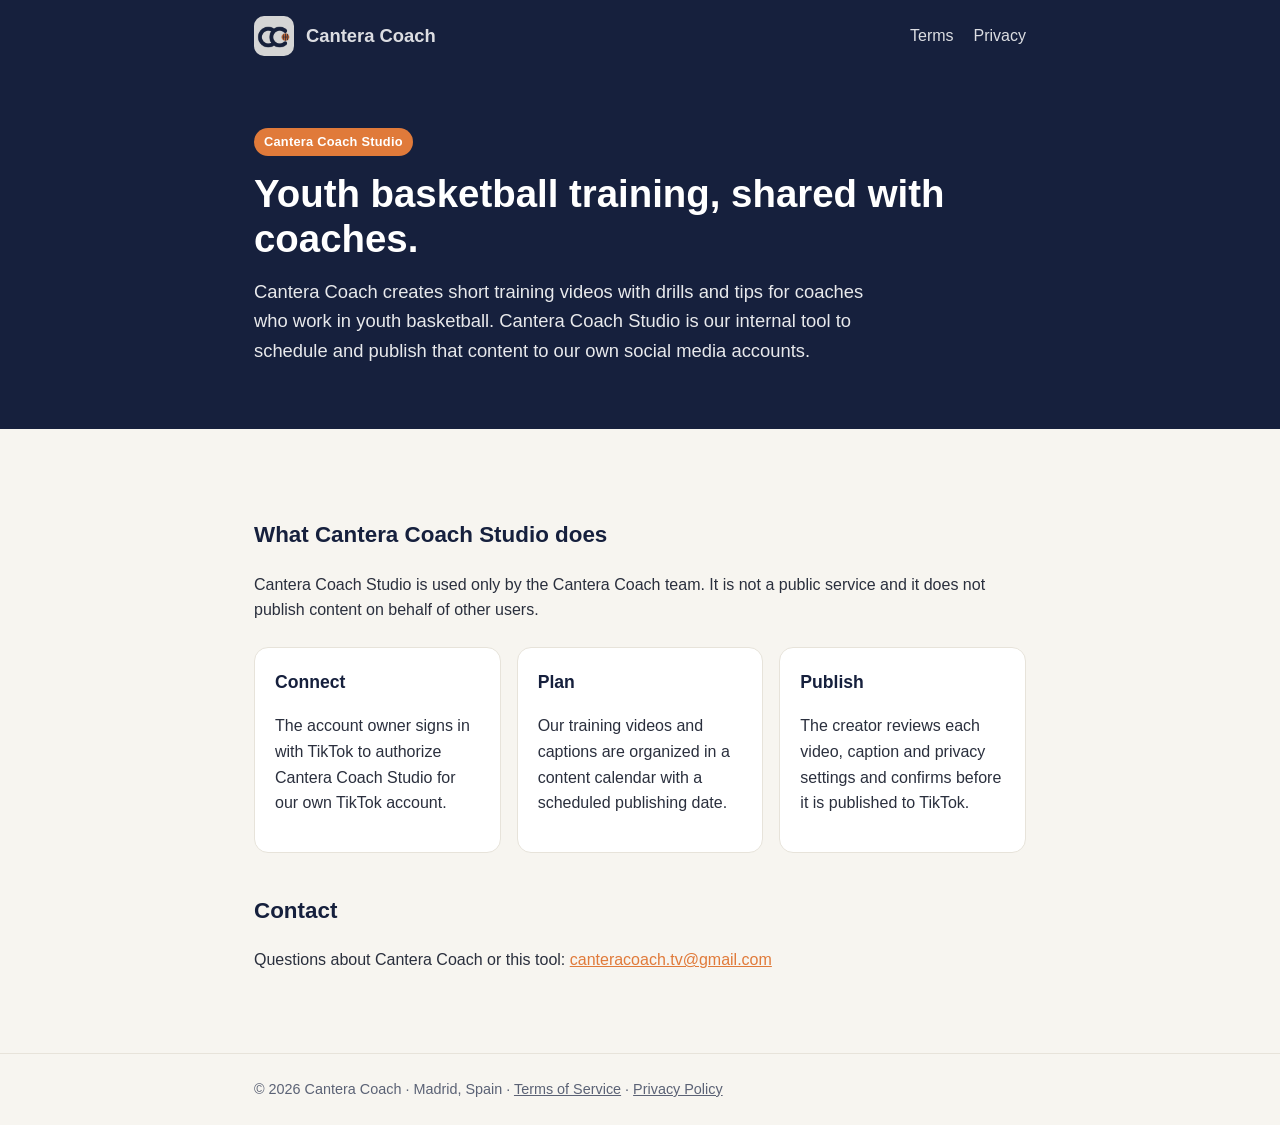
<file: index.html>
<!DOCTYPE html>
<html lang="en">
<head>
<meta charset="utf-8">
<meta name="viewport" content="width=device-width, initial-scale=1">
<title>Cantera Coach Studio</title>
<meta name="description" content="Cantera Coach Studio is the internal publishing tool Cantera Coach uses to schedule and publish its own youth basketball training videos.">
<link rel="icon" href="logo.png">
<link rel="stylesheet" href="style.css">
</head>
<body>
<header>
  <div class="wrap">
    <nav>
      <a class="brand" href="./"><img src="logo.png" alt="Cantera Coach logo">Cantera Coach</a>
      <ul><li><a href="terms.html">Terms</a></li><li><a href="privacy.html">Privacy</a></li></ul>
    </nav>
    <div class="hero">
      <span class="tag">Cantera Coach Studio</span>
      <h1>Youth basketball training, shared with coaches.</h1>
      <p>Cantera Coach creates short training videos with drills and tips for coaches who work in youth basketball. Cantera Coach Studio is our internal tool to schedule and publish that content to our own social media accounts.</p>
    </div>
  </div>
</header>
<main>
  <div class="wrap">
    <h2>What Cantera Coach Studio does</h2>
    <p>Cantera Coach Studio is used only by the Cantera Coach team. It is not a public service and it does not publish content on behalf of other users.</p>
    <div class="cards">
      <div class="card"><h3>Connect</h3><p>The account owner signs in with TikTok to authorize Cantera Coach Studio for our own TikTok account.</p></div>
      <div class="card"><h3>Plan</h3><p>Our training videos and captions are organized in a content calendar with a scheduled publishing date.</p></div>
      <div class="card"><h3>Publish</h3><p>The creator reviews each video, caption and privacy settings and confirms before it is published to TikTok.</p></div>
    </div>
    <h2>Contact</h2>
    <p>Questions about Cantera Coach or this tool: <a href="mailto:canteracoach.tv@gmail.com">canteracoach.tv@gmail.com</a></p>
  </div>
</main>
<footer>
  <div class="wrap">© 2026 Cantera Coach · Madrid, Spain · <a href="terms.html">Terms of Service</a> · <a href="privacy.html">Privacy Policy</a></div>
</footer>
</body>
</html>
</file>
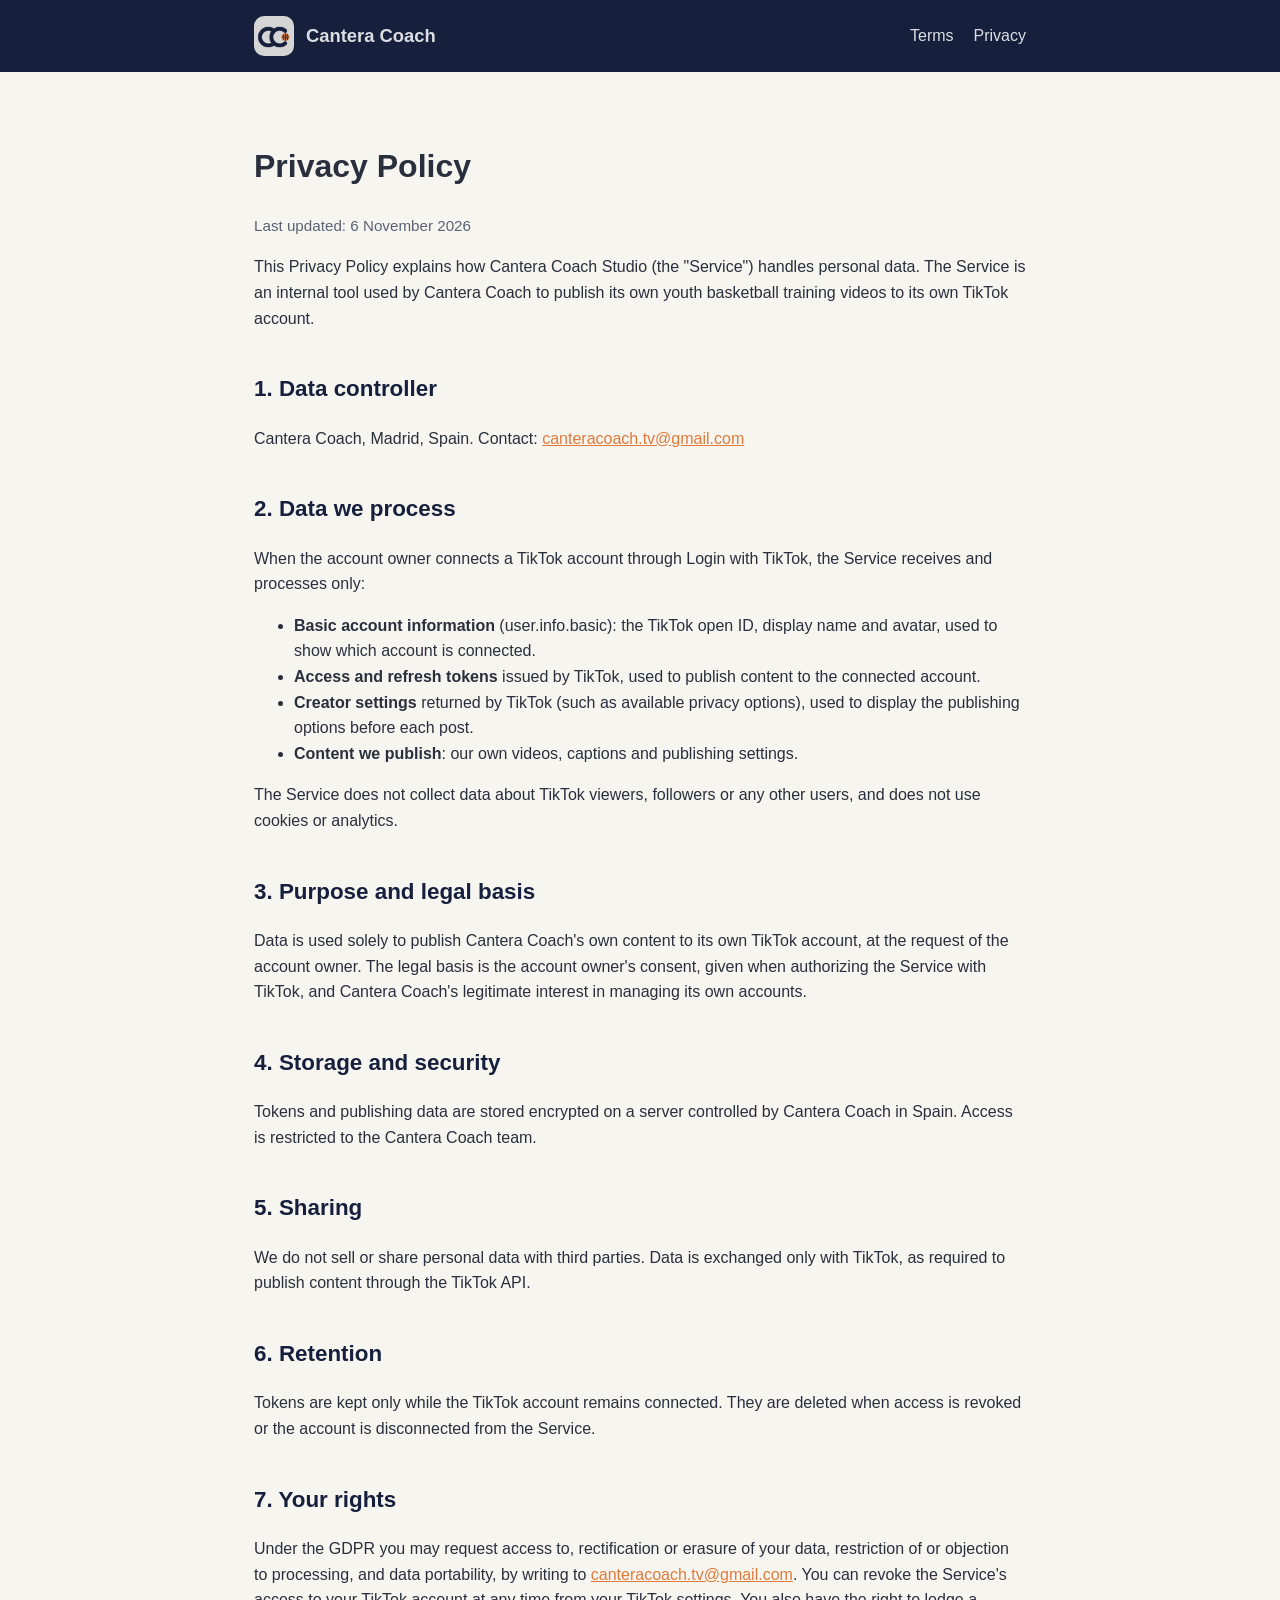
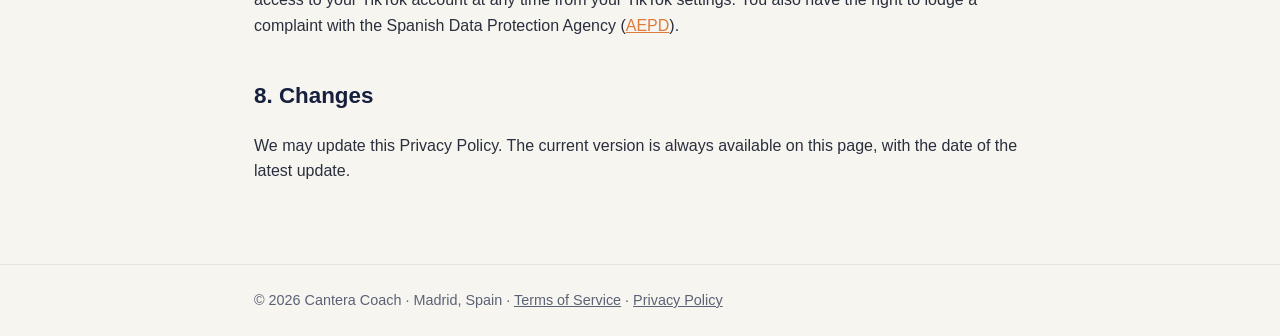
<file: privacy.html>
<!DOCTYPE html>
<html lang="en">
<head>
<meta charset="utf-8">
<meta name="viewport" content="width=device-width, initial-scale=1">
<title>Privacy Policy · Cantera Coach Studio</title>
<link rel="icon" href="logo.png">
<link rel="stylesheet" href="style.css">
</head>
<body>
<header>
  <div class="wrap">
    <nav>
      <a class="brand" href="./"><img src="logo.png" alt="Cantera Coach logo">Cantera Coach</a>
      <ul><li><a href="terms.html">Terms</a></li><li><a href="privacy.html">Privacy</a></li></ul>
    </nav>
  </div>
</header>
<main>
  <div class="wrap">
    <h1>Privacy Policy</h1>
    <p class="updated">Last updated: 6 November 2026</p>

    <p>This Privacy Policy explains how Cantera Coach Studio (the "Service") handles personal data. The Service is an internal tool used by Cantera Coach to publish its own youth basketball training videos to its own TikTok account.</p>

    <h2>1. Data controller</h2>
    <p>Cantera Coach, Madrid, Spain. Contact: <a href="mailto:canteracoach.tv@gmail.com">canteracoach.tv@gmail.com</a></p>

    <h2>2. Data we process</h2>
    <p>When the account owner connects a TikTok account through Login with TikTok, the Service receives and processes only:</p>
    <ul>
      <li><strong>Basic account information</strong> (user.info.basic): the TikTok open ID, display name and avatar, used to show which account is connected.</li>
      <li><strong>Access and refresh tokens</strong> issued by TikTok, used to publish content to the connected account.</li>
      <li><strong>Creator settings</strong> returned by TikTok (such as available privacy options), used to display the publishing options before each post.</li>
      <li><strong>Content we publish</strong>: our own videos, captions and publishing settings.</li>
    </ul>
    <p>The Service does not collect data about TikTok viewers, followers or any other users, and does not use cookies or analytics.</p>

    <h2>3. Purpose and legal basis</h2>
    <p>Data is used solely to publish Cantera Coach's own content to its own TikTok account, at the request of the account owner. The legal basis is the account owner's consent, given when authorizing the Service with TikTok, and Cantera Coach's legitimate interest in managing its own accounts.</p>

    <h2>4. Storage and security</h2>
    <p>Tokens and publishing data are stored encrypted on a server controlled by Cantera Coach in Spain. Access is restricted to the Cantera Coach team.</p>

    <h2>5. Sharing</h2>
    <p>We do not sell or share personal data with third parties. Data is exchanged only with TikTok, as required to publish content through the TikTok API.</p>

    <h2>6. Retention</h2>
    <p>Tokens are kept only while the TikTok account remains connected. They are deleted when access is revoked or the account is disconnected from the Service.</p>

    <h2>7. Your rights</h2>
    <p>Under the GDPR you may request access to, rectification or erasure of your data, restriction of or objection to processing, and data portability, by writing to <a href="mailto:canteracoach.tv@gmail.com">canteracoach.tv@gmail.com</a>. You can revoke the Service's access to your TikTok account at any time from your TikTok settings. You also have the right to lodge a complaint with the Spanish Data Protection Agency (<a href="https://www.aepd.es" rel="noopener">AEPD</a>).</p>

    <h2>8. Changes</h2>
    <p>We may update this Privacy Policy. The current version is always available on this page, with the date of the latest update.</p>
  </div>
</main>
<footer>
  <div class="wrap">© 2026 Cantera Coach · Madrid, Spain · <a href="terms.html">Terms of Service</a> · <a href="privacy.html">Privacy Policy</a></div>
</footer>
</body>
</html>
</file>
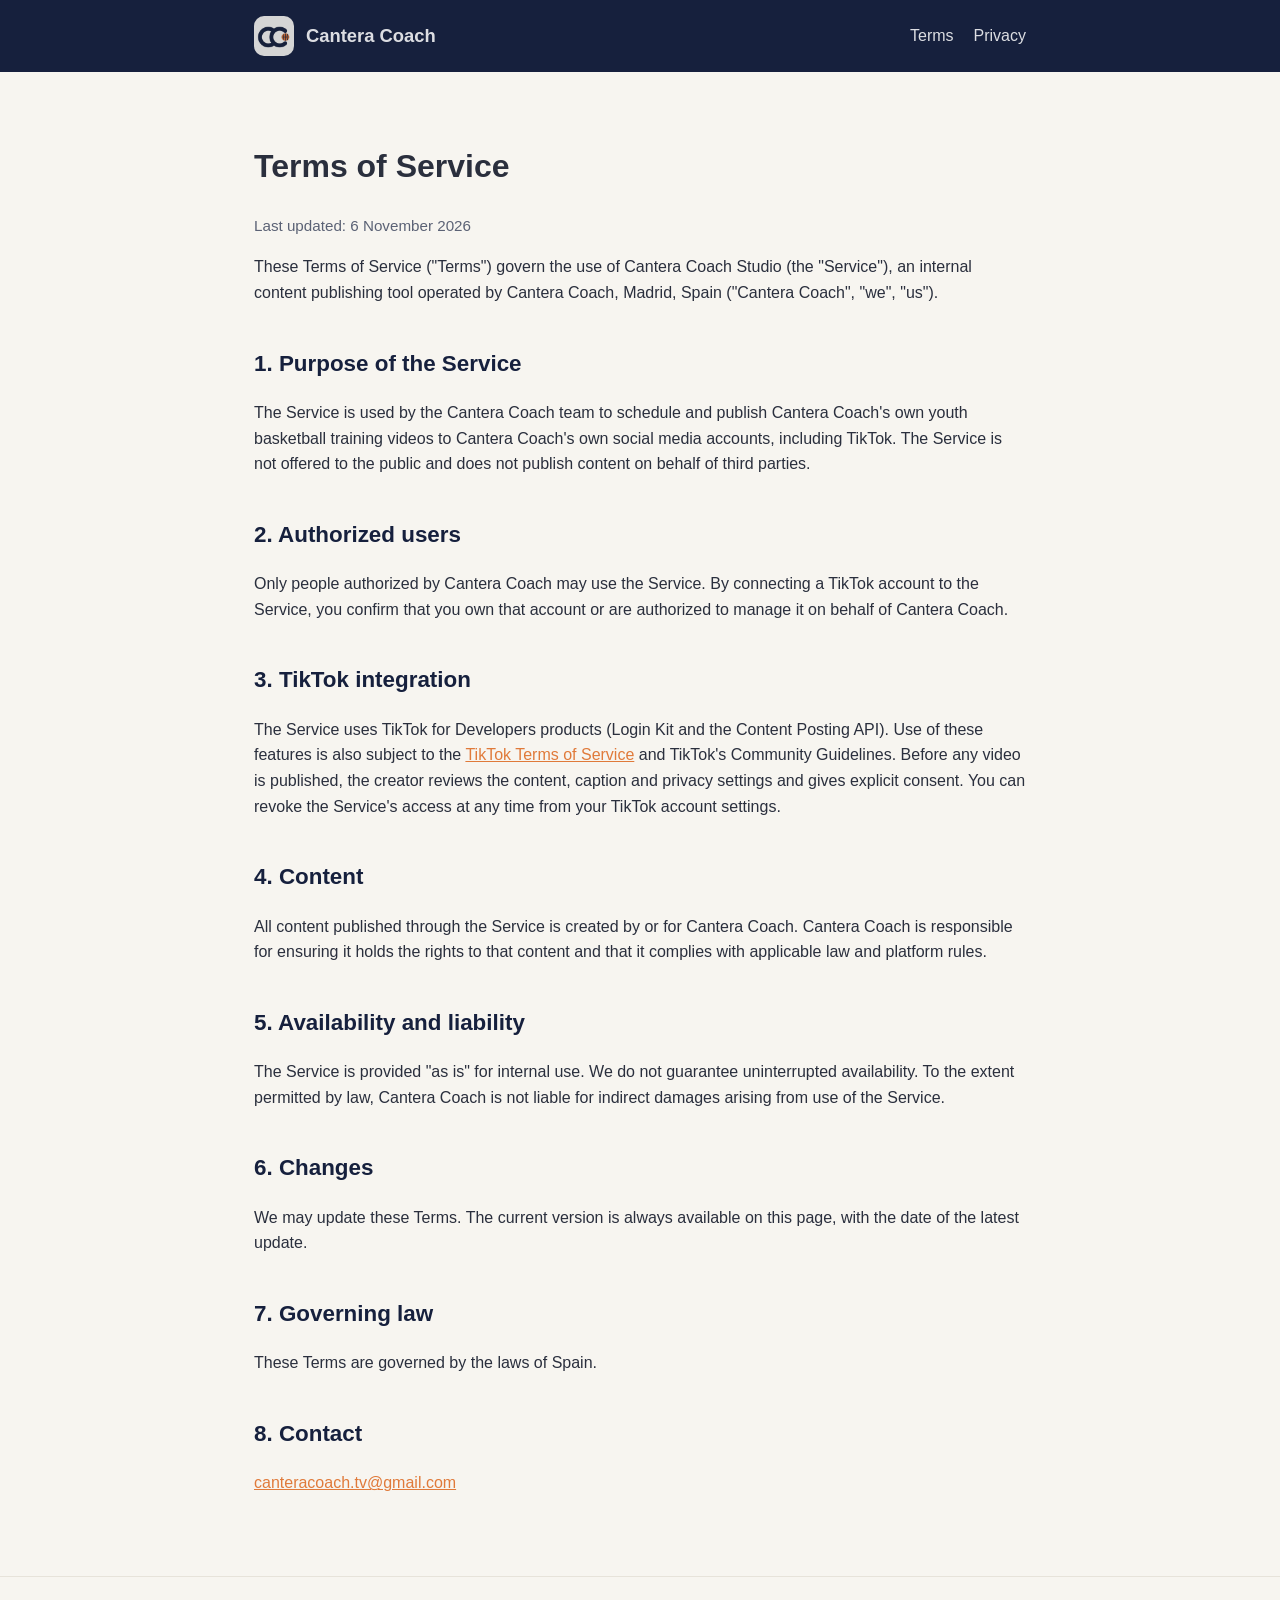
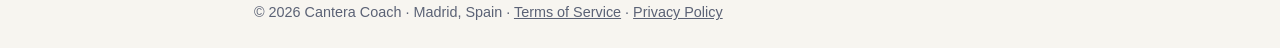
<file: terms.html>
<!DOCTYPE html>
<html lang="en">
<head>
<meta charset="utf-8">
<meta name="viewport" content="width=device-width, initial-scale=1">
<title>Terms of Service · Cantera Coach Studio</title>
<link rel="icon" href="logo.png">
<link rel="stylesheet" href="style.css">
</head>
<body>
<header>
  <div class="wrap">
    <nav>
      <a class="brand" href="./"><img src="logo.png" alt="Cantera Coach logo">Cantera Coach</a>
      <ul><li><a href="terms.html">Terms</a></li><li><a href="privacy.html">Privacy</a></li></ul>
    </nav>
  </div>
</header>
<main>
  <div class="wrap">
    <h1>Terms of Service</h1>
    <p class="updated">Last updated: 6 November 2026</p>

    <p>These Terms of Service ("Terms") govern the use of Cantera Coach Studio (the "Service"), an internal content publishing tool operated by Cantera Coach, Madrid, Spain ("Cantera Coach", "we", "us").</p>

    <h2>1. Purpose of the Service</h2>
    <p>The Service is used by the Cantera Coach team to schedule and publish Cantera Coach's own youth basketball training videos to Cantera Coach's own social media accounts, including TikTok. The Service is not offered to the public and does not publish content on behalf of third parties.</p>

    <h2>2. Authorized users</h2>
    <p>Only people authorized by Cantera Coach may use the Service. By connecting a TikTok account to the Service, you confirm that you own that account or are authorized to manage it on behalf of Cantera Coach.</p>

    <h2>3. TikTok integration</h2>
    <p>The Service uses TikTok for Developers products (Login Kit and the Content Posting API). Use of these features is also subject to the <a href="https://www.tiktok.com/legal/terms-of-service" rel="noopener">TikTok Terms of Service</a> and TikTok's Community Guidelines. Before any video is published, the creator reviews the content, caption and privacy settings and gives explicit consent. You can revoke the Service's access at any time from your TikTok account settings.</p>

    <h2>4. Content</h2>
    <p>All content published through the Service is created by or for Cantera Coach. Cantera Coach is responsible for ensuring it holds the rights to that content and that it complies with applicable law and platform rules.</p>

    <h2>5. Availability and liability</h2>
    <p>The Service is provided "as is" for internal use. We do not guarantee uninterrupted availability. To the extent permitted by law, Cantera Coach is not liable for indirect damages arising from use of the Service.</p>

    <h2>6. Changes</h2>
    <p>We may update these Terms. The current version is always available on this page, with the date of the latest update.</p>

    <h2>7. Governing law</h2>
    <p>These Terms are governed by the laws of Spain.</p>

    <h2>8. Contact</h2>
    <p><a href="mailto:canteracoach.tv@gmail.com">canteracoach.tv@gmail.com</a></p>
  </div>
</main>
<footer>
  <div class="wrap">© 2026 Cantera Coach · Madrid, Spain · <a href="terms.html">Terms of Service</a> · <a href="privacy.html">Privacy Policy</a></div>
</footer>
</body>
</html>
</file>
<file: style.css>
:root{--navy:#16203D;--orange:#E07A3A;--cream:#F7F5F0;--ink:#2a2f3d;--muted:#5b6275}
*{box-sizing:border-box}
body{margin:0;font-family:-apple-system,BlinkMacSystemFont,"Segoe UI",Roboto,Helvetica,Arial,sans-serif;background:var(--cream);color:var(--ink);line-height:1.6}
header{background:var(--navy);color:#fff}
.wrap{max-width:820px;margin:0 auto;padding:0 24px}
nav{display:flex;align-items:center;justify-content:space-between;padding:16px 0;gap:16px;flex-wrap:wrap}
.brand{display:flex;align-items:center;gap:12px;color:#fff;text-decoration:none;font-weight:700;font-size:1.15rem}
.brand img{width:40px;height:40px;border-radius:10px;background:var(--cream)}
nav ul{list-style:none;display:flex;gap:20px;margin:0;padding:0}
nav a{color:#fff;text-decoration:none;opacity:.85}
nav a:hover{opacity:1;color:var(--orange)}
.hero{padding:56px 0 64px}
.hero h1{font-size:2.4rem;line-height:1.15;margin:0 0 16px}
.hero p{font-size:1.15rem;opacity:.9;max-width:620px;margin:0}
.tag{display:inline-block;background:var(--orange);color:#fff;font-size:.8rem;font-weight:600;padding:4px 10px;border-radius:999px;margin-bottom:16px;letter-spacing:.02em}
main{padding:48px 0 64px}
h2{color:var(--navy);margin-top:40px;font-size:1.4rem}
h3{color:var(--navy);margin-top:28px;font-size:1.1rem}
.cards{display:grid;grid-template-columns:repeat(auto-fit,minmax(220px,1fr));gap:16px;margin-top:24px}
.card{background:#fff;border-radius:14px;padding:20px;border:1px solid #e7e3da}
.card h3{margin-top:0}
.updated{color:var(--muted);font-size:.95rem}
a{color:var(--orange)}
footer{border-top:1px solid #e7e3da;padding:24px 0;color:var(--muted);font-size:.9rem}
footer a{color:var(--muted)}
</file>
